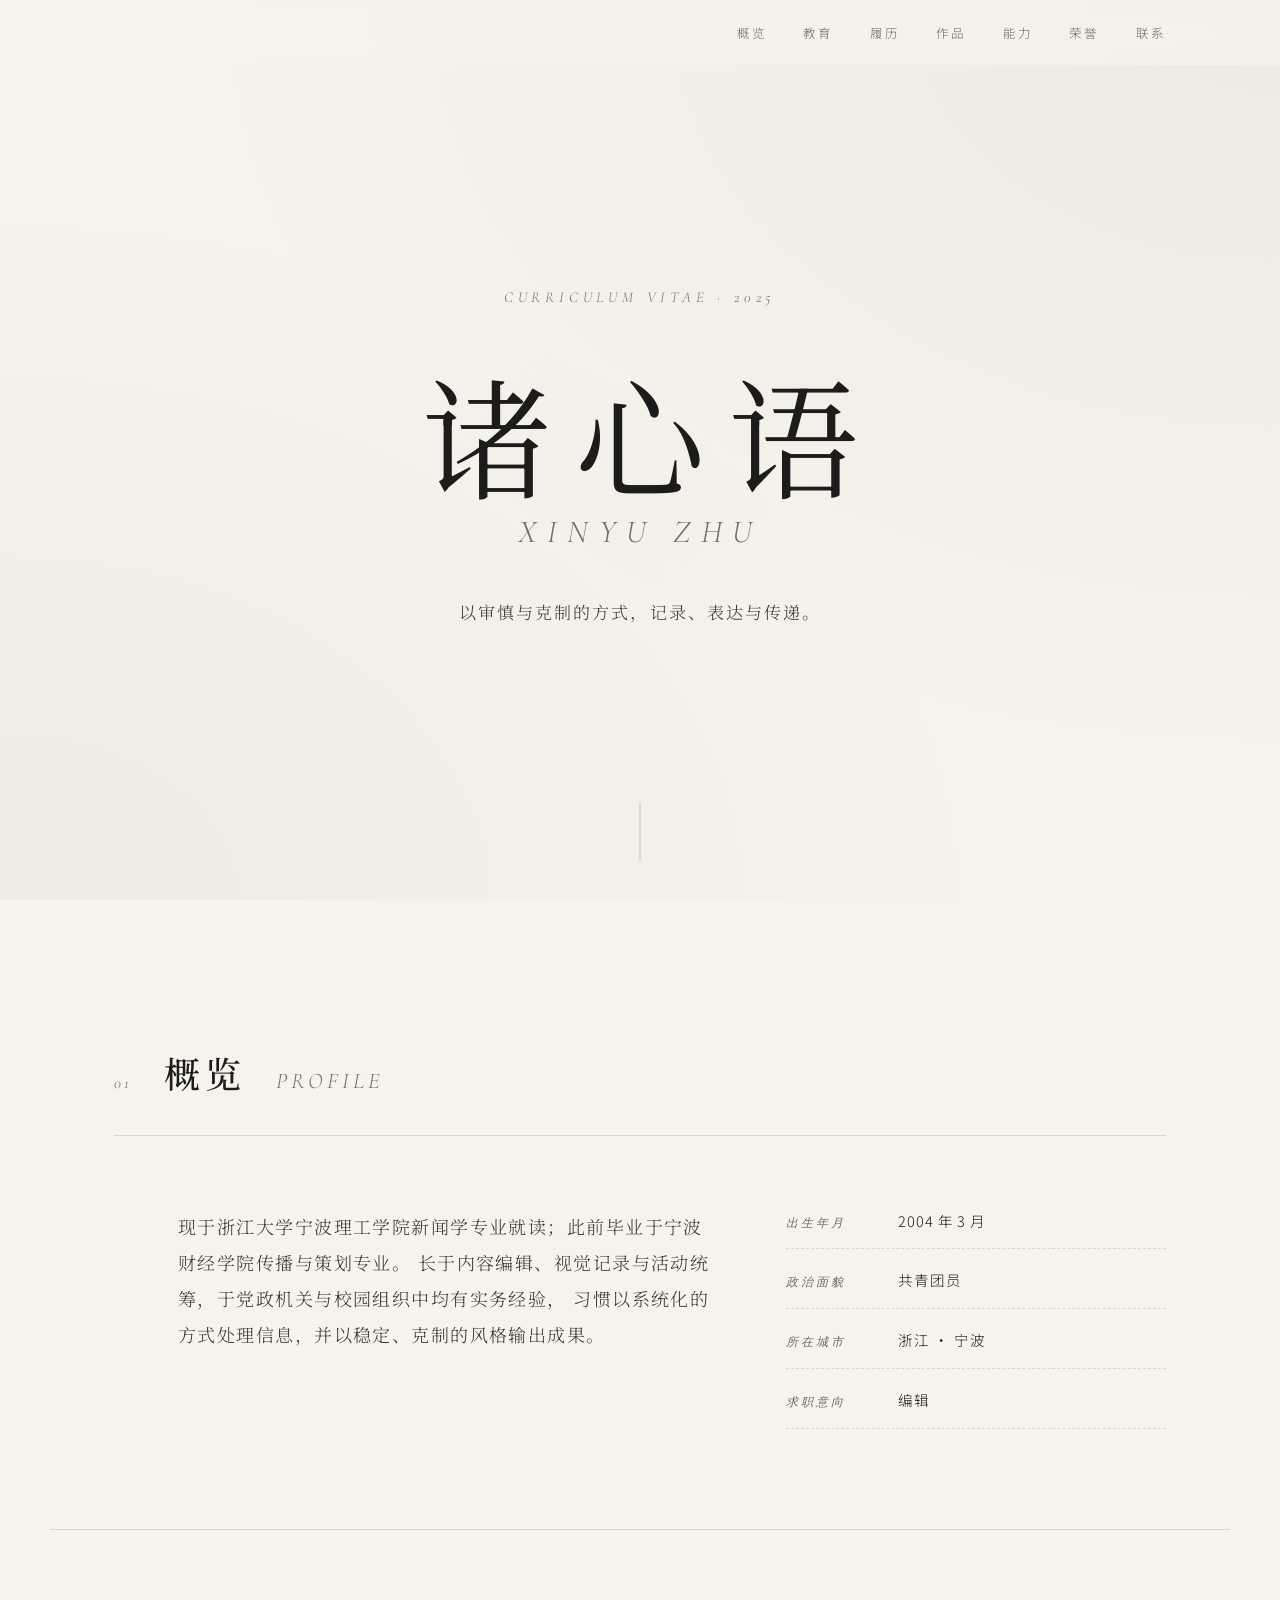
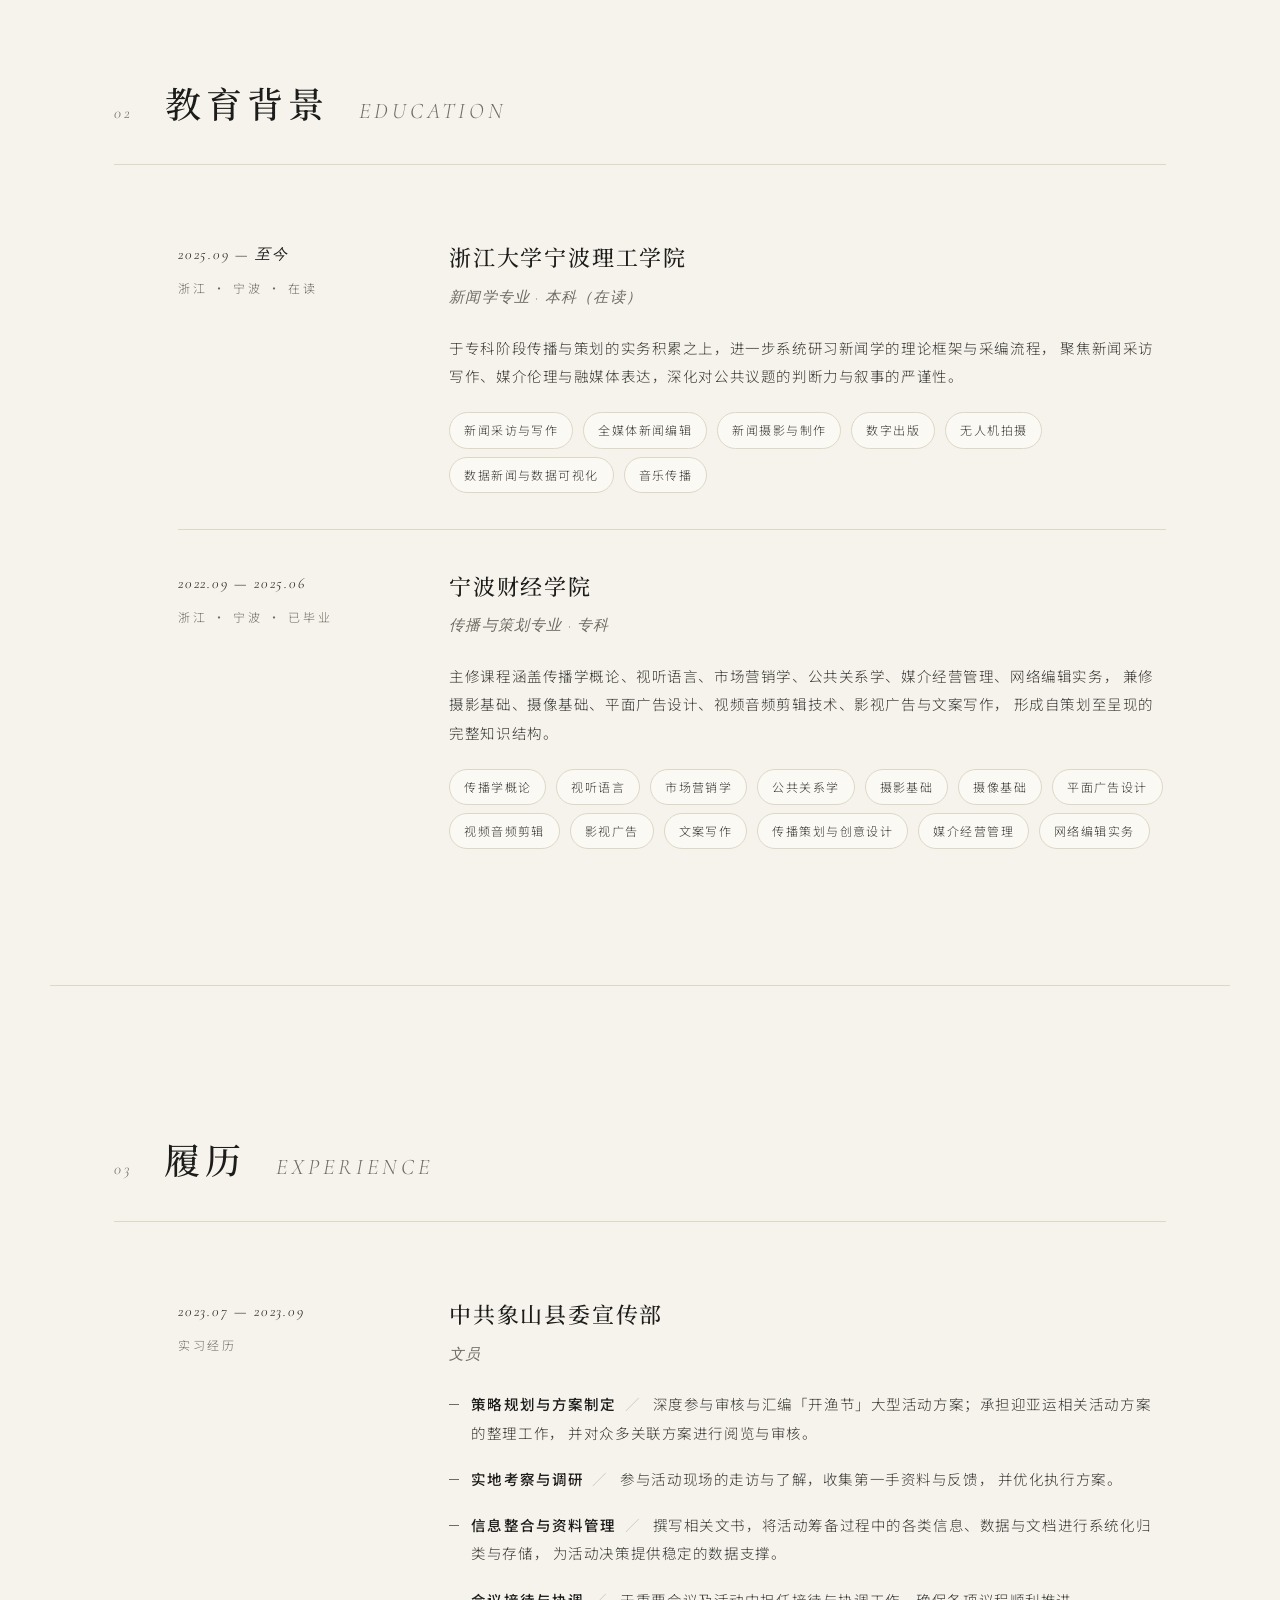
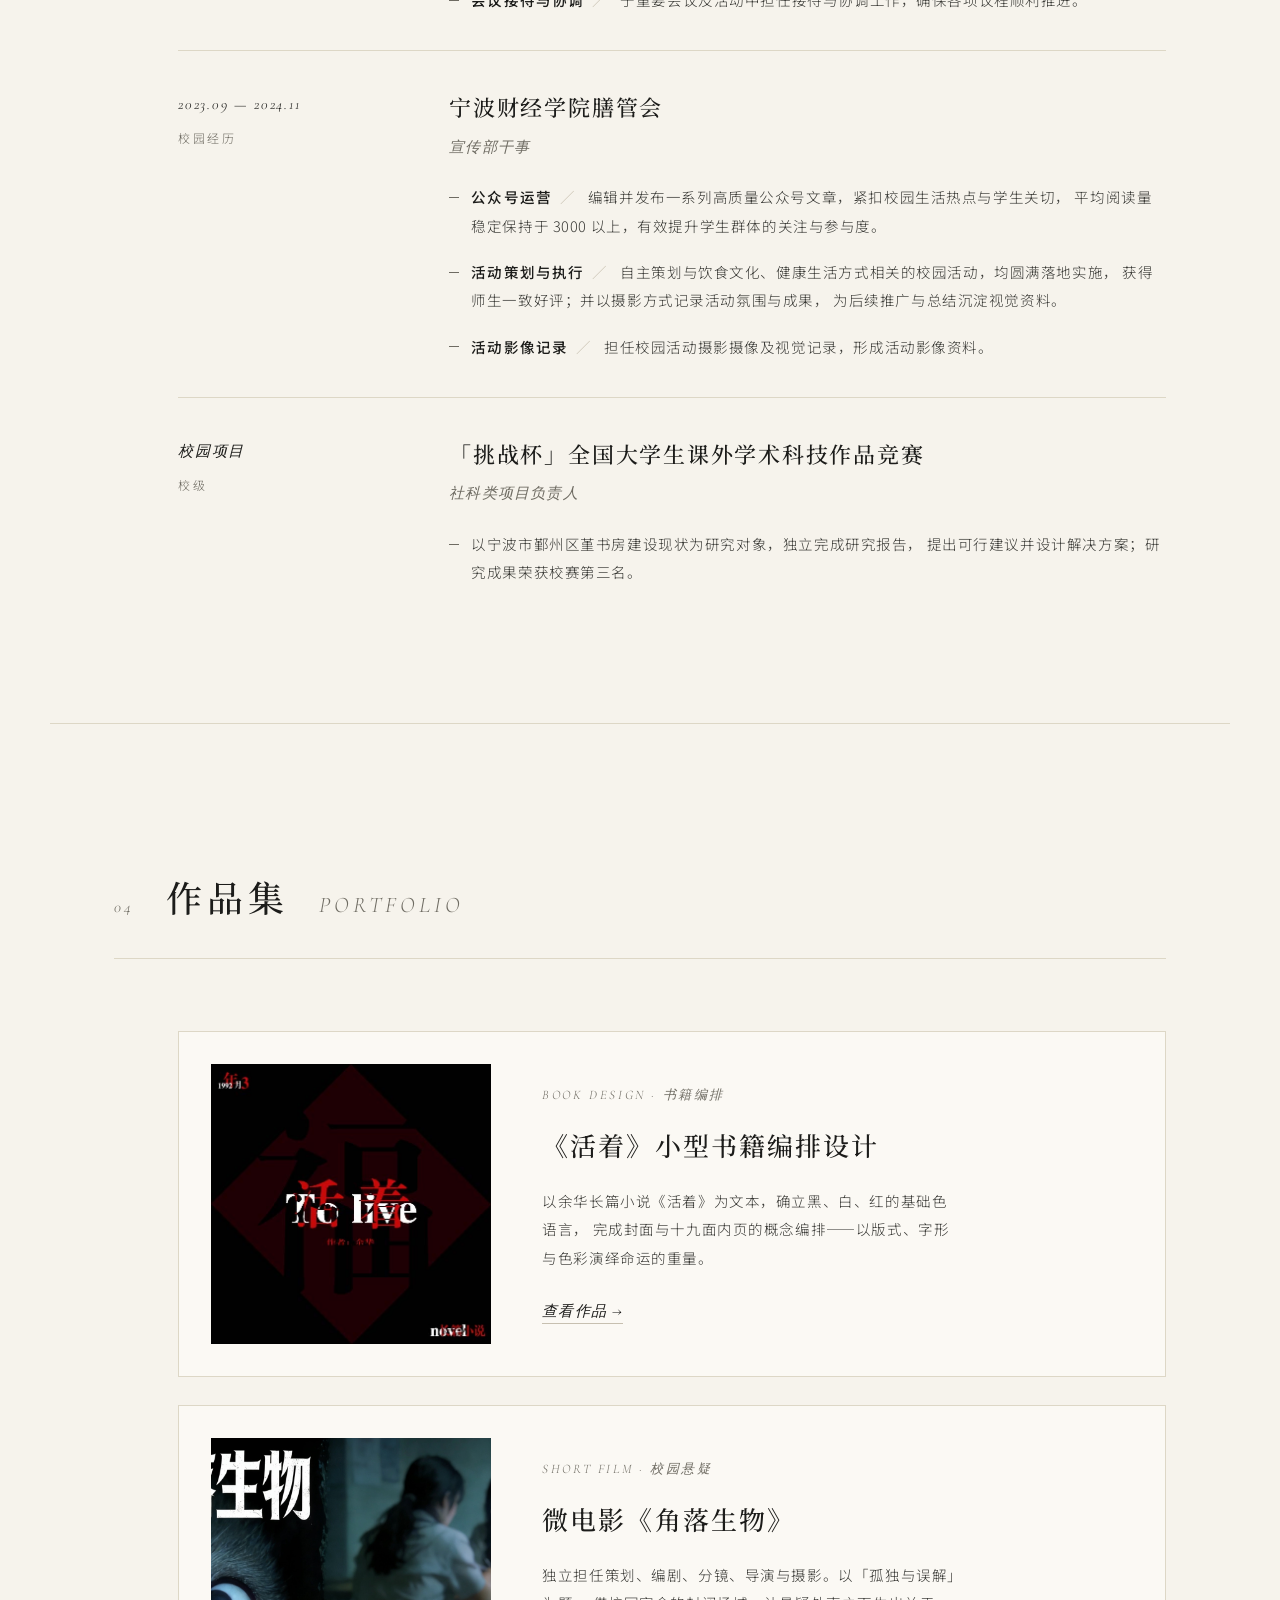
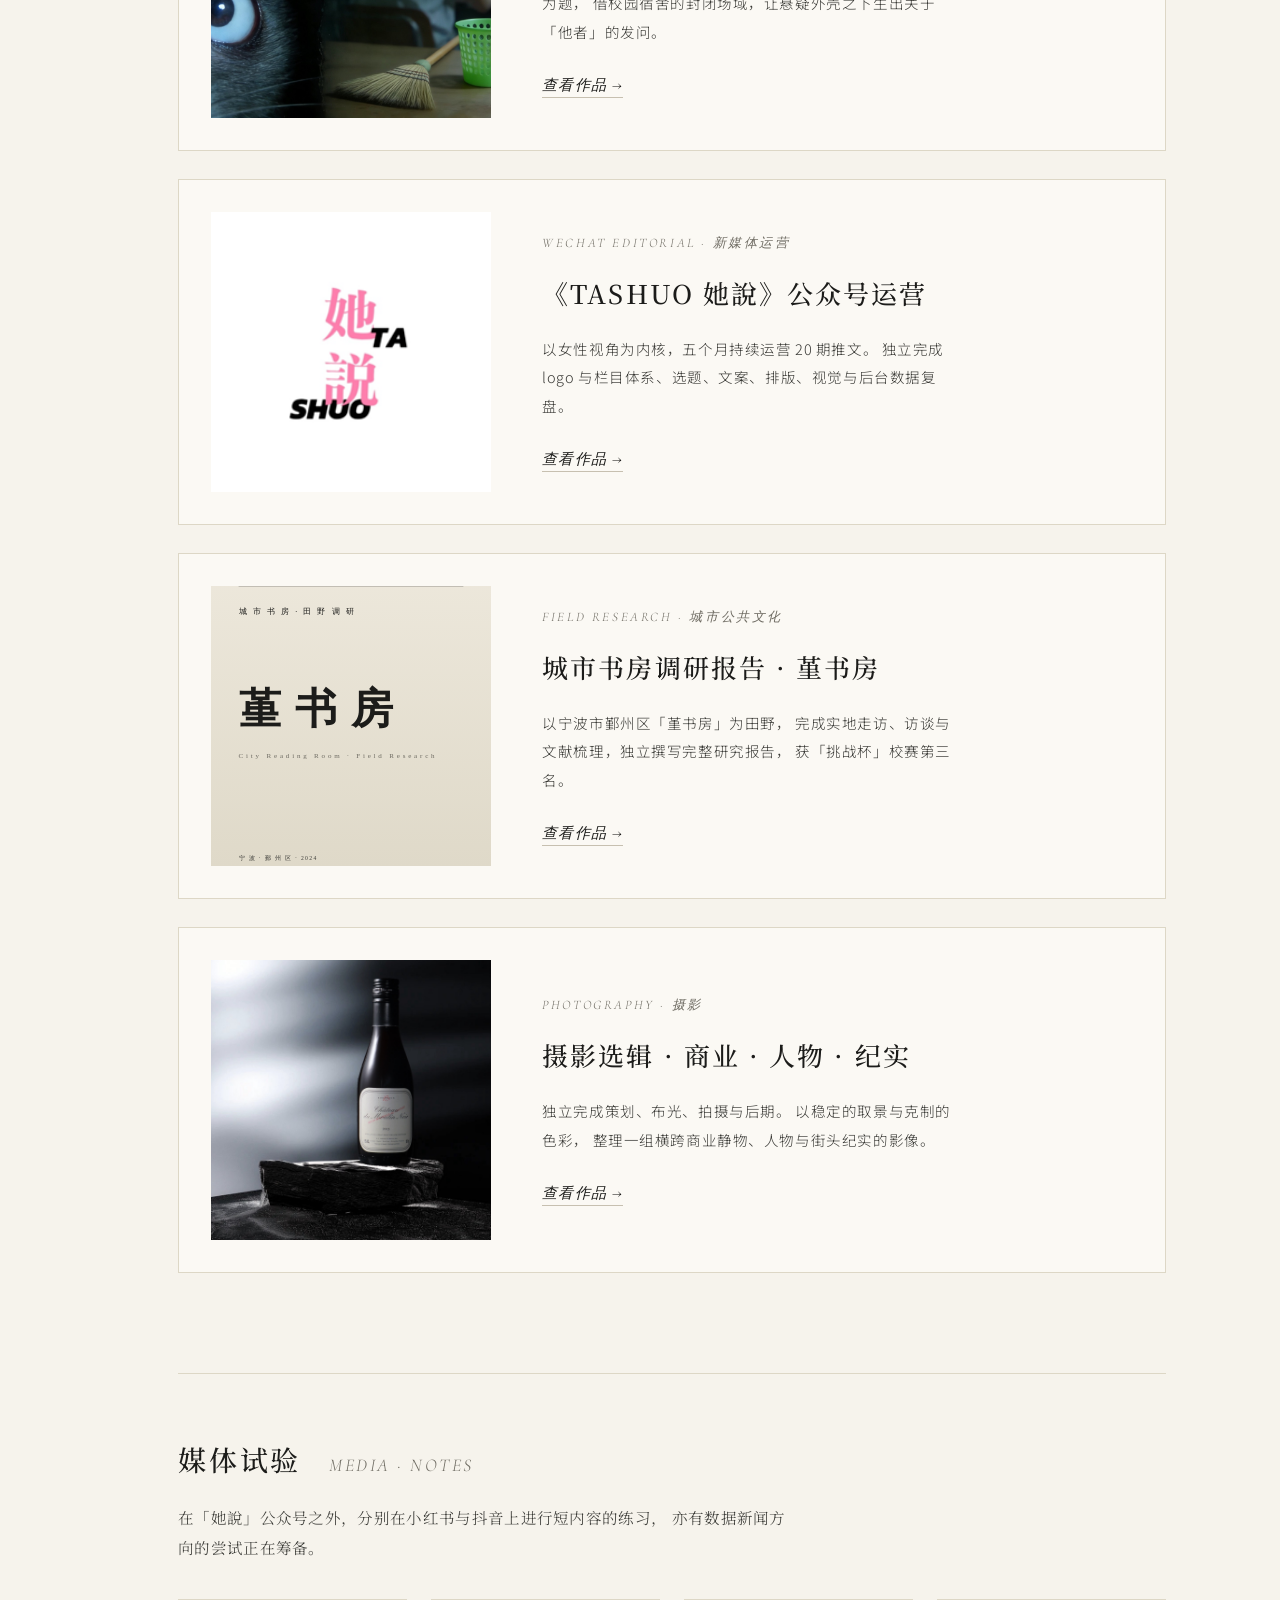
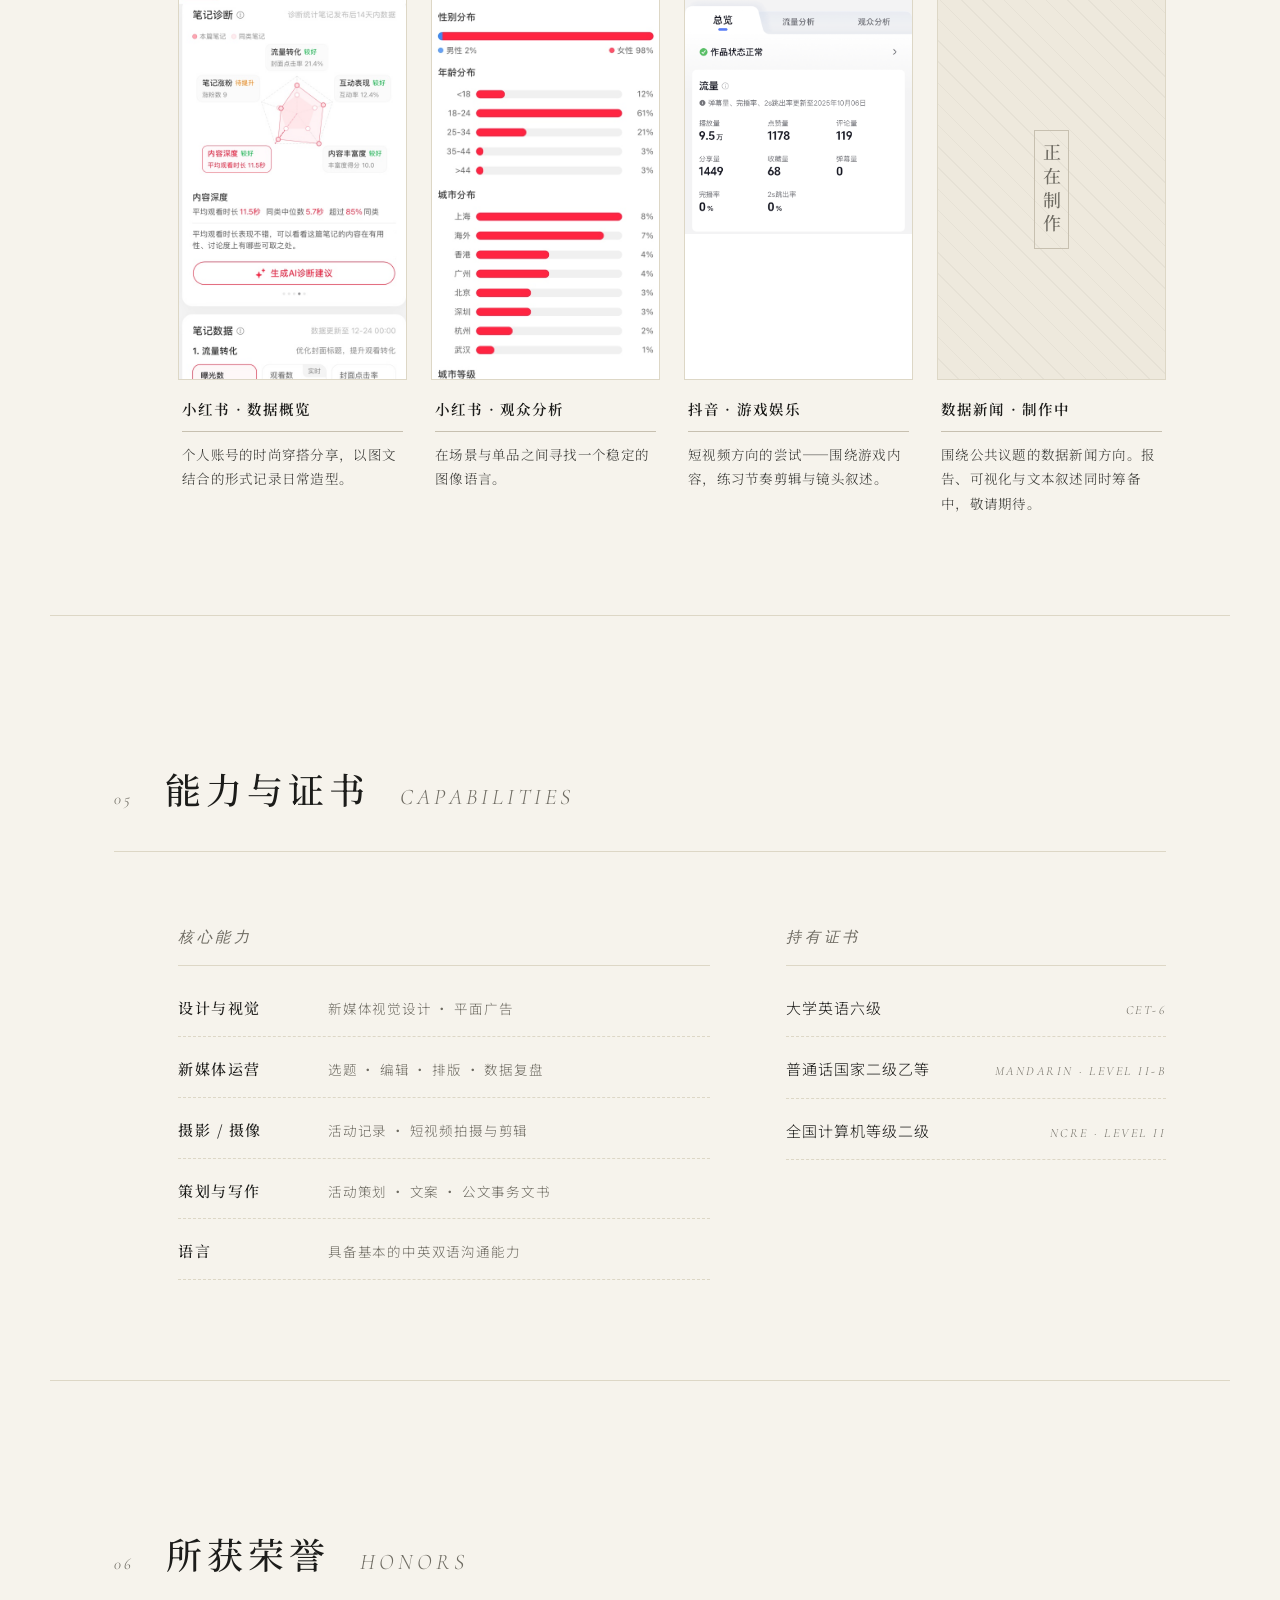
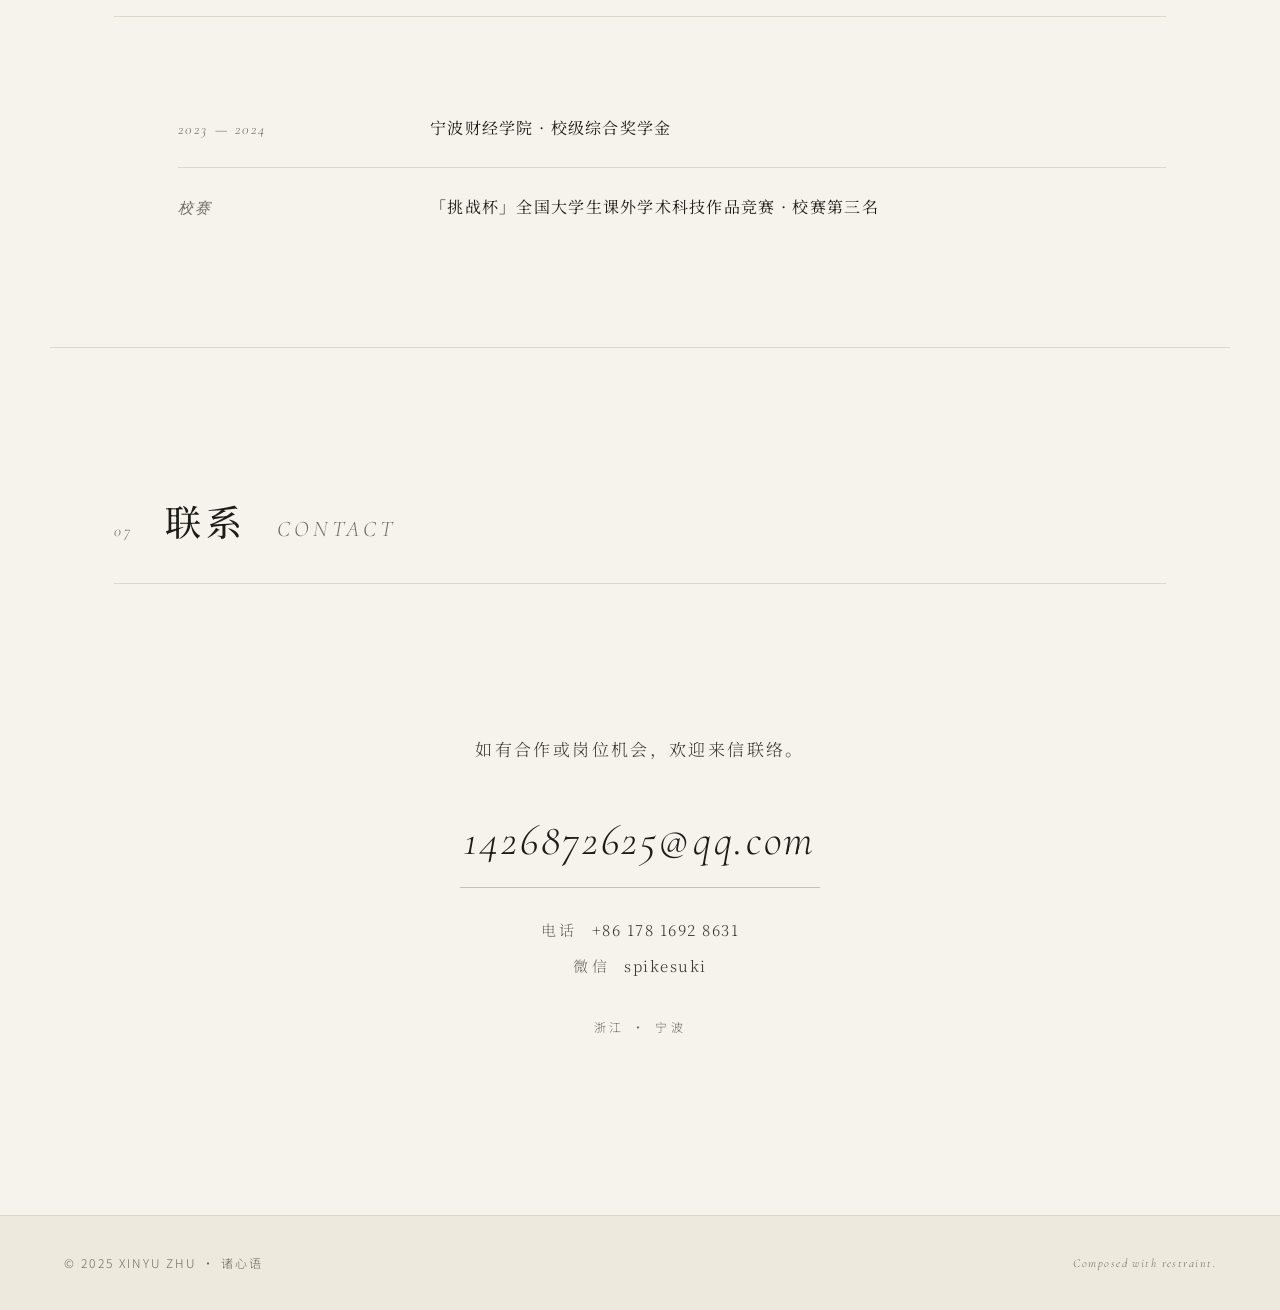
<file: index.html>
<!DOCTYPE html>
<html lang="zh-CN">
<head>
    <meta charset="UTF-8">
    <meta name="viewport" content="width=device-width, initial-scale=1.0">
    <title>诸心语 · XinYu Zhu</title>
    <meta name="description" content="诸心语 — 编辑 / 新媒体运营 / 设计 个人简历">
    <link rel="preconnect" href="https://fonts.googleapis.com">
    <link rel="preconnect" href="https://fonts.gstatic.com" crossorigin>
    <link href="https://fonts.googleapis.com/css2?family=Cormorant+Garamond:ital,wght@0,300;0,400;0,500;1,300;1,400&family=Noto+Serif+SC:wght@300;400;500;600&family=Noto+Sans+SC:wght@300;400;500&display=swap" rel="stylesheet">
    <link rel="stylesheet" href="styles.css">
</head>
<body>

    <nav class="nav">
        <div class="nav-inner">
            <a href="#top" class="nav-mark" aria-label="返回顶部"></a>
            <ul class="nav-links">
                <li><a href="#profile">概览</a></li>
                <li><a href="#education">教育</a></li>
                <li><a href="#experience">履历</a></li>
                <li><a href="#portfolio">作品</a></li>
                <li><a href="#capabilities">能力</a></li>
                <li><a href="#honors">荣誉</a></li>
                <li><a href="#contact">联系</a></li>
            </ul>
        </div>
    </nav>

    <header id="top" class="hero">
        <div class="hero-inner">
            <p class="hero-eyebrow">Curriculum Vitae · 2025</p>
            <h1 class="hero-name">
                <span class="hero-name-zh">诸心语</span>
                <span class="hero-name-en">XinYu&nbsp;Zhu</span>
            </h1>
            <p class="hero-tagline">以审慎与克制的方式，记录、表达与传递。</p>
        </div>
        <div class="hero-scroll" aria-hidden="true">
            <span></span>
        </div>
    </header>

    <main>

        <section id="profile" class="section">
            <div class="section-head">
                <span class="section-num">01</span>
                <h2 class="section-title">概览 <em>Profile</em></h2>
            </div>
            <div class="section-body two-col">
                <div class="col-left">
                    <p class="lead">
                        现于浙江大学宁波理工学院新闻学专业就读；此前毕业于宁波财经学院传播与策划专业。
                        长于内容编辑、视觉记录与活动统筹，于党政机关与校园组织中均有实务经验，
                        习惯以系统化的方式处理信息，并以稳定、克制的风格输出成果。
                    </p>
                </div>
                <div class="col-right">
                    <dl class="meta-list">
                        <div><dt>出生年月</dt><dd>2004 年 3 月</dd></div>
                        <div><dt>政治面貌</dt><dd>共青团员</dd></div>
                        <div><dt>所在城市</dt><dd>浙江 · 宁波</dd></div>
                        <div><dt>求职意向</dt><dd>编辑</dd></div>
                    </dl>
                </div>
            </div>
        </section>

        <section id="education" class="section">
            <div class="section-head">
                <span class="section-num">02</span>
                <h2 class="section-title">教育背景 <em>Education</em></h2>
            </div>
            <div class="section-body">

                <article class="entry">
                    <div class="entry-meta">
                        <p class="entry-date">2025.09 — 至今</p>
                        <p class="entry-place">浙江 · 宁波 · 在读</p>
                    </div>
                    <div class="entry-body">
                        <h3 class="entry-title">浙江大学宁波理工学院</h3>
                        <p class="entry-sub">新闻学专业 · 本科（在读）</p>
                        <p class="entry-desc">
                            于专科阶段传播与策划的实务积累之上，进一步系统研习新闻学的理论框架与采编流程，
                            聚焦新闻采访写作、媒介伦理与融媒体表达，深化对公共议题的判断力与叙事的严谨性。
                        </p>
                        <ul class="tag-list" aria-label="主修课程">
                            <li>新闻采访与写作</li>
                            <li>全媒体新闻编辑</li>
                            <li>新闻摄影与制作</li>
                            <li>数字出版</li>
                            <li>无人机拍摄</li>
                            <li>数据新闻与数据可视化</li>
                            <li>音乐传播</li>
                        </ul>
                    </div>
                </article>

                <article class="entry">
                    <div class="entry-meta">
                        <p class="entry-date">2022.09 — 2025.06</p>
                        <p class="entry-place">浙江 · 宁波 · 已毕业</p>
                    </div>
                    <div class="entry-body">
                        <h3 class="entry-title">宁波财经学院</h3>
                        <p class="entry-sub">传播与策划专业 · 专科</p>
                        <p class="entry-desc">
                            主修课程涵盖传播学概论、视听语言、市场营销学、公共关系学、媒介经营管理、网络编辑实务，
                            兼修摄影基础、摄像基础、平面广告设计、视频音频剪辑技术、影视广告与文案写作，
                            形成自策划至呈现的完整知识结构。
                        </p>
                        <ul class="tag-list" aria-label="主修课程">
                            <li>传播学概论</li>
                            <li>视听语言</li>
                            <li>市场营销学</li>
                            <li>公共关系学</li>
                            <li>摄影基础</li>
                            <li>摄像基础</li>
                            <li>平面广告设计</li>
                            <li>视频音频剪辑</li>
                            <li>影视广告</li>
                            <li>文案写作</li>
                            <li>传播策划与创意设计</li>
                            <li>媒介经营管理</li>
                            <li>网络编辑实务</li>
                        </ul>
                    </div>
                </article>

            </div>
        </section>

        <section id="experience" class="section">
            <div class="section-head">
                <span class="section-num">03</span>
                <h2 class="section-title">履历 <em>Experience</em></h2>
            </div>

            <div class="section-body">

                <article class="entry">
                    <div class="entry-meta">
                        <p class="entry-date">2023.07 — 2023.09</p>
                        <p class="entry-place">实习经历</p>
                    </div>
                    <div class="entry-body">
                        <h3 class="entry-title">中共象山县委宣传部</h3>
                        <p class="entry-sub">文员</p>
                        <ul class="duty-list">
                            <li>
                                <span class="duty-key">策略规划与方案制定</span>
                                深度参与审核与汇编「开渔节」大型活动方案；承担迎亚运相关活动方案的整理工作，
                                并对众多关联方案进行阅览与审核。
                            </li>
                            <li>
                                <span class="duty-key">实地考察与调研</span>
                                参与活动现场的走访与了解，收集第一手资料与反馈，
                                并优化执行方案。
                            </li>
                            <li>
                                <span class="duty-key">信息整合与资料管理</span>
                                撰写相关文书，将活动筹备过程中的各类信息、数据与文档进行系统化归类与存储，
                                为活动决策提供稳定的数据支撑。
                            </li>
                            <li>
                                <span class="duty-key">会议接待与协调</span>
                                于重要会议及活动中担任接待与协调工作，确保各项议程顺利推进。
                            </li>
                        </ul>
                    </div>
                </article>

                <article class="entry">
                    <div class="entry-meta">
                        <p class="entry-date">2023.09 — 2024.11</p>
                        <p class="entry-place">校园经历</p>
                    </div>
                    <div class="entry-body">
                        <h3 class="entry-title">宁波财经学院膳管会</h3>
                        <p class="entry-sub">宣传部干事</p>
                        <ul class="duty-list">
                            <li>
                                <span class="duty-key">公众号运营</span>
                                编辑并发布一系列高质量公众号文章，紧扣校园生活热点与学生关切，
                                平均阅读量稳定保持于 3000 以上，有效提升学生群体的关注与参与度。
                            </li>
                            <li>
                                <span class="duty-key">活动策划与执行</span>
                                自主策划与饮食文化、健康生活方式相关的校园活动，均圆满落地实施，
                                获得师生一致好评；并以摄影方式记录活动氛围与成果，
                                为后续推广与总结沉淀视觉资料。
                            </li>
                            <li>
                                <span class="duty-key">活动影像记录</span>
                                担任校园活动摄影摄像及视觉记录，形成活动影像资料。
                            </li>
                        </ul>
                    </div>
                </article>

                <article class="entry">
                    <div class="entry-meta">
                        <p class="entry-date">校园项目</p>
                        <p class="entry-place">校级</p>
                    </div>
                    <div class="entry-body">
                        <h3 class="entry-title">「挑战杯」全国大学生课外学术科技作品竞赛</h3>
                        <p class="entry-sub">社科类项目负责人</p>
                        <ul class="duty-list">
                            <li>
                                以宁波市鄞州区堇书房建设现状为研究对象，独立完成研究报告，
                                提出可行建议并设计解决方案；研究成果荣获校赛第三名。
                            </li>
                        </ul>
                    </div>
                </article>

            </div>
        </section>

        <section id="portfolio" class="section">
            <div class="section-head">
                <span class="section-num">04</span>
                <h2 class="section-title">作品集 <em>Portfolio</em></h2>
            </div>
            <div class="section-body">

                <div class="works-grid">

                    <a class="work-card" href="work-living.html">
                        <div class="work-card-img">
                            <img src="assets/works/living/cover.jpg" alt="《活着》书籍编排设计封面" loading="lazy">
                        </div>
                        <div class="work-card-text">
                            <p class="work-card-eyebrow">Book Design · 书籍编排</p>
                            <h3 class="work-card-title">《活着》小型书籍编排设计</h3>
                            <p class="work-card-desc">
                                以余华长篇小说《活着》为文本，确立黑、白、红的基础色语言，
                                完成封面与十九面内页的概念编排——以版式、字形与色彩演绎命运的重量。
                            </p>
                            <span class="work-card-cta">查看作品 →</span>
                        </div>
                    </a>

                    <a class="work-card" href="work-film.html">
                        <div class="work-card-img">
                            <img src="assets/works/film/poster.jpg" alt="微电影《角落生物》海报" loading="lazy">
                        </div>
                        <div class="work-card-text">
                            <p class="work-card-eyebrow">Short Film · 校园悬疑</p>
                            <h3 class="work-card-title">微电影《角落生物》</h3>
                            <p class="work-card-desc">
                                独立担任策划、编剧、分镜、导演与摄影。以「孤独与误解」为题，
                                借校园宿舍的封闭场域，让悬疑外壳之下生出关于「他者」的发问。
                            </p>
                            <span class="work-card-cta">查看作品 →</span>
                        </div>
                    </a>

                    <a class="work-card" href="work-wechat.html">
                        <div class="work-card-img">
                            <img src="assets/works/wechat/logo.png" alt="《TASHUO 她說》公众号 Logo" loading="lazy">
                        </div>
                        <div class="work-card-text">
                            <p class="work-card-eyebrow">WeChat Editorial · 新媒体运营</p>
                            <h3 class="work-card-title">《TASHUO 她說》公众号运营</h3>
                            <p class="work-card-desc">
                                以女性视角为内核，五个月持续运营 20 期推文。
                                独立完成 logo 与栏目体系、选题、文案、排版、视觉与后台数据复盘。
                            </p>
                            <span class="work-card-cta">查看作品 →</span>
                        </div>
                    </a>

                    <a class="work-card" href="work-research.html">
                        <div class="work-card-img">
                            <img src="assets/works/research/cover.svg" alt="《堇书房》调研报告封面" loading="lazy">
                        </div>
                        <div class="work-card-text">
                            <p class="work-card-eyebrow">Field Research · 城市公共文化</p>
                            <h3 class="work-card-title">城市书房调研报告 · 堇书房</h3>
                            <p class="work-card-desc">
                                以宁波市鄞州区「堇书房」为田野，
                                完成实地走访、访谈与文献梳理，独立撰写完整研究报告，
                                获「挑战杯」校赛第三名。
                            </p>
                            <span class="work-card-cta">查看作品 →</span>
                        </div>
                    </a>

                    <a class="work-card" href="work-photography.html">
                        <div class="work-card-img">
                            <img src="assets/works/photography/wine.jpg" alt="摄影选辑" loading="lazy">
                        </div>
                        <div class="work-card-text">
                            <p class="work-card-eyebrow">Photography · 摄影</p>
                            <h3 class="work-card-title">摄影选辑 · 商业 · 人物 · 纪实</h3>
                            <p class="work-card-desc">
                                独立完成策划、布光、拍摄与后期。
                                以稳定的取景与克制的色彩，
                                整理一组横跨商业静物、人物与街头纪实的影像。
                            </p>
                            <span class="work-card-cta">查看作品 →</span>
                        </div>
                    </a>

                </div>

                <div class="mini-works">
                    <h3 class="mini-works-title">媒体试验 <em>Media · Notes</em></h3>
                    <p class="mini-works-desc">
                        在「她說」公众号之外，分别在小红书与抖音上进行短内容的练习，
                        亦有数据新闻方向的尝试正在筹备。
                    </p>

                    <div class="mini-grid">
                        <figure class="mini">
                            <div class="mini-img"><img src="assets/works/social/xhs1.jpg" alt="小红书 数据概览" loading="lazy"></div>
                            <figcaption>
                                <span>小红书 · 数据概览</span>
                                <p>个人账号的时尚穿搭分享，以图文结合的形式记录日常造型。</p>
                            </figcaption>
                        </figure>
                        <figure class="mini">
                            <div class="mini-img"><img src="assets/works/social/xhs2.jpg" alt="小红书 观众分析" loading="lazy"></div>
                            <figcaption>
                                <span>小红书 · 观众分析</span>
                                <p>在场景与单品之间寻找一个稳定的图像语言。</p>
                            </figcaption>
                        </figure>
                        <figure class="mini">
                            <div class="mini-img mini-img--contain"><img src="assets/works/social/douyin.jpg" alt="抖音 游戏娱乐" loading="lazy"></div>
                            <figcaption>
                                <span>抖音 · 游戏娱乐</span>
                                <p>短视频方向的尝试——围绕游戏内容，练习节奏剪辑与镜头叙述。</p>
                            </figcaption>
                        </figure>
                        <figure class="mini mini--placeholder">
                            <div class="mini-img mini-img--placeholder">
                                <span>正在制作</span>
                            </div>
                            <figcaption>
                                <span>数据新闻 · 制作中</span>
                                <p>围绕公共议题的数据新闻方向。报告、可视化与文本叙述同时筹备中，敬请期待。</p>
                            </figcaption>
                        </figure>
                    </div>
                </div>

            </div>
        </section>

        <section id="capabilities" class="section">
            <div class="section-head">
                <span class="section-num">05</span>
                <h2 class="section-title">能力与证书 <em>Capabilities</em></h2>
            </div>
            <div class="section-body two-col">
                <div class="col-left">
                    <h4 class="sub-title">核心能力</h4>
                    <ul class="cap-list">
                        <li><span>设计与视觉</span><i>新媒体视觉设计 · 平面广告</i></li>
                        <li><span>新媒体运营</span><i>选题 · 编辑 · 排版 · 数据复盘</i></li>
                        <li><span>摄影 / 摄像</span><i>活动记录 · 短视频拍摄与剪辑</i></li>
                        <li><span>策划与写作</span><i>活动策划 · 文案 · 公文事务文书</i></li>
                        <li><span>语言</span><i>具备基本的中英双语沟通能力</i></li>
                    </ul>
                </div>
                <div class="col-right">
                    <h4 class="sub-title">持有证书</h4>
                    <ul class="cert-list">
                        <li>大学英语六级 <span>CET-6</span></li>
                        <li>普通话国家二级乙等 <span>Mandarin · Level II-B</span></li>
                        <li>全国计算机等级二级 <span>NCRE · Level II</span></li>
                    </ul>
                </div>
            </div>
        </section>

        <section id="honors" class="section">
            <div class="section-head">
                <span class="section-num">06</span>
                <h2 class="section-title">所获荣誉 <em>Honors</em></h2>
            </div>
            <div class="section-body">
                <ul class="honor-list">
                    <li>
                        <span class="honor-year">2023 — 2024</span>
                        <span class="honor-name">宁波财经学院 · 校级综合奖学金</span>
                    </li>
                    <li>
                        <span class="honor-year">校赛</span>
                        <span class="honor-name">「挑战杯」全国大学生课外学术科技作品竞赛 · 校赛第三名</span>
                    </li>
                </ul>
            </div>
        </section>

        <section id="contact" class="section section-contact">
            <div class="section-head">
                <span class="section-num">07</span>
                <h2 class="section-title">联系 <em>Contact</em></h2>
            </div>
            <div class="section-body contact-body">
                <p class="contact-lead">如有合作或岗位机会，欢迎来信联络。</p>
                <a class="contact-mail" href="mailto:1426872625@qq.com">1426872625@qq.com</a>
                <ul class="contact-extra">
                    <li><span>电话</span><a href="tel:+8617816928631">+86 178 1692 8631</a></li>
                    <li><span>微信</span>spikesuki</li>
                </ul>
                <p class="contact-loc">浙江 · 宁波</p>
            </div>
        </section>

    </main>

    <footer class="footer">
        <div class="footer-inner">
            <p>© 2025 XinYu Zhu · 诸心语</p>
            <p class="footer-sign">Composed with restraint.</p>
        </div>
    </footer>

    <script src="script.js"></script>
</body>
</html>
</file>
<file: styles.css>
/* ============================================================
   诸心语 · Personal CV
   Editorial · Restrained · Sophisticated Minimalism
   ============================================================ */

:root {
    --bg: #F6F3EC;
    --bg-soft: #EEE9DD;
    --paper: #FBF9F4;
    --ink: #1C1C1A;
    --ink-soft: #3A3A36;
    --ink-mute: #6E6B62;
    --line: #C7C0B0;
    --line-soft: #DDD7C6;
    --accent: #5C5847;
    --accent-deep: #2E2C25;

    --serif-cn: "Noto Serif SC", "Songti SC", "STSong", "宋体", serif;
    --serif-en: "Cormorant Garamond", "Times New Roman", Georgia, serif;
    --sans-cn: "Noto Sans SC", "PingFang SC", "Helvetica Neue", system-ui, sans-serif;

    --max: 1180px;
    --pad-x: clamp(24px, 5vw, 80px);
}

* { box-sizing: border-box; }

html { scroll-behavior: smooth; }

body {
    margin: 0;
    background: var(--bg);
    color: var(--ink);
    font-family: var(--sans-cn);
    font-weight: 300;
    font-size: 15px;
    line-height: 1.85;
    letter-spacing: 0.02em;
    -webkit-font-smoothing: antialiased;
    -moz-osx-font-smoothing: grayscale;
}

a {
    color: inherit;
    text-decoration: none;
    transition: color .25s ease, opacity .25s ease;
}

ul { margin: 0; padding: 0; list-style: none; }

::selection { background: var(--ink); color: var(--bg); }

/* ============================================================
   NAVIGATION
   ============================================================ */

.nav {
    position: fixed;
    top: 0;
    left: 0;
    right: 0;
    z-index: 50;
    backdrop-filter: blur(14px);
    -webkit-backdrop-filter: blur(14px);
    background: rgba(246, 243, 236, 0.72);
    border-bottom: 1px solid transparent;
    transition: border-color .3s ease, background .3s ease;
}

.nav.scrolled {
    border-bottom-color: var(--line-soft);
}

.nav-inner {
    max-width: var(--max);
    margin: 0 auto;
    padding: 18px var(--pad-x);
    display: flex;
    align-items: center;
    justify-content: space-between;
}

.nav-mark {
    font-family: var(--serif-en);
    font-size: 20px;
    font-style: italic;
    letter-spacing: 0.08em;
    color: var(--ink);
}

.nav-links {
    display: flex;
    gap: clamp(18px, 3vw, 36px);
}

.nav-links a {
    font-size: 12.5px;
    letter-spacing: 0.18em;
    color: var(--ink-mute);
    text-transform: uppercase;
    position: relative;
}

.nav-links a::after {
    content: "";
    position: absolute;
    left: 0; bottom: -6px;
    height: 1px;
    width: 0;
    background: var(--ink);
    transition: width .3s ease;
}

.nav-links a:hover { color: var(--ink); }
.nav-links a:hover::after { width: 100%; }

@media (max-width: 720px) {
    .nav-links { display: none; }
}

/* ============================================================
   HERO
   ============================================================ */

.hero {
    min-height: 100vh;
    display: flex;
    align-items: center;
    justify-content: center;
    padding: 120px var(--pad-x) 80px;
    position: relative;
    background:
        radial-gradient(ellipse at top right, rgba(92,88,71,0.06), transparent 60%),
        radial-gradient(ellipse at bottom left, rgba(92,88,71,0.05), transparent 55%),
        var(--bg);
}

.hero-inner {
    max-width: var(--max);
    width: 100%;
    text-align: center;
}

.hero-eyebrow {
    font-family: var(--serif-en);
    font-style: italic;
    font-size: 15px;
    letter-spacing: 0.32em;
    color: var(--ink-mute);
    margin: 0 0 56px;
    text-transform: uppercase;
}

.hero-name {
    font-family: var(--serif-cn);
    font-weight: 400;
    margin: 0;
    line-height: 1;
    display: flex;
    flex-direction: column;
    align-items: center;
    gap: 18px;
}

.hero-name-zh {
    font-size: clamp(56px, 11vw, 130px);
    letter-spacing: 0.18em;
    padding-left: 0.18em;
    color: var(--ink);
}

.hero-name-en {
    font-family: var(--serif-en);
    font-style: italic;
    font-weight: 300;
    font-size: clamp(22px, 3vw, 32px);
    letter-spacing: 0.32em;
    color: var(--ink-mute);
    text-transform: uppercase;
}

.hero-tagline {
    margin: 48px auto 28px;
    max-width: 520px;
    font-family: var(--serif-cn);
    font-size: 17px;
    font-weight: 300;
    letter-spacing: 0.12em;
    color: var(--ink-soft);
    line-height: 1.9;
}

.hero-meta {
    font-size: 13px;
    letter-spacing: 0.22em;
    color: var(--ink-mute);
    text-transform: uppercase;
}

.hero-meta .dot {
    margin: 0 12px;
    color: var(--line);
}

.hero-scroll {
    position: absolute;
    bottom: 40px;
    left: 50%;
    transform: translateX(-50%);
    width: 1px;
    height: 56px;
    background: var(--line);
    overflow: hidden;
}

.hero-scroll span {
    display: block;
    width: 1px;
    height: 100%;
    background: var(--ink);
    transform: translateY(-100%);
    animation: scrollDrip 2.4s ease-in-out infinite;
}

@keyframes scrollDrip {
    0%   { transform: translateY(-100%); }
    50%  { transform: translateY(0%); }
    100% { transform: translateY(100%); }
}

/* ============================================================
   SECTIONS
   ============================================================ */

.section {
    max-width: var(--max);
    margin: 0 auto;
    padding: clamp(80px, 12vw, 140px) var(--pad-x) clamp(60px, 8vw, 100px);
    border-top: 1px solid var(--line-soft);
}

.section:first-of-type { border-top: none; }

.section-head {
    display: flex;
    align-items: baseline;
    gap: 32px;
    margin-bottom: clamp(40px, 6vw, 72px);
    padding-bottom: 28px;
    border-bottom: 1px solid var(--line-soft);
}

.section-num {
    font-family: var(--serif-en);
    font-style: italic;
    font-size: 16px;
    color: var(--ink-mute);
    letter-spacing: 0.18em;
}

.section-title {
    font-family: var(--serif-cn);
    font-weight: 500;
    font-size: clamp(26px, 3.4vw, 36px);
    letter-spacing: 0.14em;
    margin: 0;
    color: var(--ink);
}

.section-title em {
    font-family: var(--serif-en);
    font-style: italic;
    font-weight: 300;
    font-size: 0.62em;
    color: var(--ink-mute);
    margin-left: 16px;
    letter-spacing: 0.18em;
    text-transform: uppercase;
}

.section-body {
    padding-left: clamp(0px, 5vw, 64px);
}

.two-col {
    display: grid;
    grid-template-columns: 1.4fr 1fr;
    gap: clamp(40px, 6vw, 80px);
}

@media (max-width: 800px) {
    .two-col { grid-template-columns: 1fr; gap: 40px; }
    .section-body { padding-left: 0; }
}

/* ---------- Profile ---------- */

.lead {
    font-family: var(--serif-cn);
    font-size: 18px;
    font-weight: 300;
    line-height: 2;
    letter-spacing: 0.08em;
    color: var(--ink-soft);
    margin: 0;
    max-width: 56ch;
}

.meta-list {
    margin: 0;
    padding: 0;
    display: flex;
    flex-direction: column;
    gap: 18px;
}

.meta-list > div {
    display: grid;
    grid-template-columns: 92px 1fr;
    align-items: baseline;
    gap: 20px;
    padding-bottom: 14px;
    border-bottom: 1px dashed var(--line-soft);
}

.meta-list dt {
    font-size: 12px;
    letter-spacing: 0.24em;
    color: var(--ink-mute);
    text-transform: uppercase;
    font-family: var(--serif-en);
    font-style: italic;
}

.meta-list dd {
    margin: 0;
    font-size: 14.5px;
    color: var(--ink);
    letter-spacing: 0.06em;
}

/* ---------- Entry ---------- */

.entry {
    display: grid;
    grid-template-columns: 220px 1fr;
    gap: clamp(28px, 4vw, 56px);
    padding: 36px 0;
    border-top: 1px solid var(--line-soft);
}

.entry:first-child { border-top: none; padding-top: 0; }

@media (max-width: 720px) {
    .entry { grid-template-columns: 1fr; gap: 16px; }
}

.entry-meta {
    padding-top: 4px;
}

.entry-date {
    font-family: var(--serif-en);
    font-style: italic;
    font-size: 15px;
    letter-spacing: 0.12em;
    color: var(--ink);
    margin: 0 0 8px;
}

.entry-place {
    font-size: 12px;
    letter-spacing: 0.22em;
    color: var(--ink-mute);
    text-transform: uppercase;
    margin: 0;
}

.entry-body { min-width: 0; }

.entry-title {
    font-family: var(--serif-cn);
    font-weight: 500;
    font-size: 22px;
    letter-spacing: 0.08em;
    margin: 0 0 6px;
    color: var(--ink);
}

.entry-sub {
    font-family: var(--serif-en);
    font-style: italic;
    font-size: 15px;
    color: var(--ink-mute);
    letter-spacing: 0.08em;
    margin: 0 0 22px;
}

.entry-desc {
    font-size: 14.5px;
    line-height: 1.95;
    color: var(--ink-soft);
    margin: 0 0 22px;
    letter-spacing: 0.04em;
}

.duty-list {
    display: flex;
    flex-direction: column;
    gap: 18px;
}

.duty-list li {
    position: relative;
    padding-left: 22px;
    font-size: 14.5px;
    line-height: 1.95;
    color: var(--ink-soft);
    letter-spacing: 0.04em;
}

.duty-list li::before {
    content: "";
    position: absolute;
    left: 0; top: 0.95em;
    width: 10px; height: 1px;
    background: var(--ink-mute);
}

.duty-key {
    display: inline-block;
    font-weight: 500;
    color: var(--ink);
    margin-right: 8px;
    letter-spacing: 0.08em;
}

.duty-key::after {
    content: " ／ ";
    color: var(--line);
    font-weight: 300;
    margin-left: 4px;
}

/* ---------- Tags (courses) ---------- */

.tag-list {
    display: flex;
    flex-wrap: wrap;
    gap: 8px 10px;
    margin-top: 8px;
}

.tag-list li {
    font-size: 12px;
    letter-spacing: 0.12em;
    color: var(--ink-soft);
    padding: 6px 14px;
    border: 1px solid var(--line-soft);
    border-radius: 999px;
    background: var(--paper);
    transition: border-color .25s ease, color .25s ease;
}

.tag-list li:hover {
    border-color: var(--ink);
    color: var(--ink);
}

/* ---------- Capabilities ---------- */

.sub-title {
    font-family: var(--serif-en);
    font-style: italic;
    font-weight: 400;
    font-size: 15px;
    letter-spacing: 0.24em;
    color: var(--ink-mute);
    text-transform: uppercase;
    margin: 0 0 28px;
    padding-bottom: 14px;
    border-bottom: 1px solid var(--line-soft);
}

.cap-list,
.cert-list {
    display: flex;
    flex-direction: column;
    gap: 18px;
}

.cap-list li {
    display: grid;
    grid-template-columns: 130px 1fr;
    align-items: baseline;
    gap: 20px;
    padding-bottom: 14px;
    border-bottom: 1px dashed var(--line-soft);
}

.cap-list li span {
    font-family: var(--serif-cn);
    font-weight: 500;
    font-size: 15px;
    color: var(--ink);
    letter-spacing: 0.1em;
}

.cap-list li i {
    font-style: normal;
    font-size: 13.5px;
    color: var(--ink-mute);
    letter-spacing: 0.06em;
}

.cert-list li {
    display: flex;
    justify-content: space-between;
    align-items: baseline;
    padding-bottom: 14px;
    border-bottom: 1px dashed var(--line-soft);
    font-size: 15px;
    color: var(--ink);
    letter-spacing: 0.06em;
}

.cert-list li span {
    font-family: var(--serif-en);
    font-style: italic;
    font-size: 12.5px;
    letter-spacing: 0.2em;
    color: var(--ink-mute);
    text-transform: uppercase;
}

/* ---------- Portfolio grid ---------- */

.works-grid {
    display: flex;
    flex-direction: column;
    gap: clamp(20px, 2.4vw, 28px);
}

/* ---------- Portfolio card ---------- */

.work-card {
    display: grid;
    grid-template-columns: 280px 1fr;
    gap: clamp(28px, 4vw, 56px);
    align-items: center;
    padding: clamp(20px, 3vw, 32px);
    border: 1px solid var(--line-soft);
    background: var(--paper);
    transition: border-color .35s ease, transform .35s ease, box-shadow .35s ease;
}

.work-card:hover {
    border-color: var(--ink);
    transform: translateY(-3px);
    box-shadow: 0 24px 60px rgba(28,28,26,0.08);
}

.work-card-img {
    aspect-ratio: 1 / 1;
    overflow: hidden;
    background: var(--bg-soft);
}

.work-card-img img {
    display: block;
    width: 100%;
    height: 100%;
    object-fit: cover;
    transition: transform .9s cubic-bezier(0.2,0.7,0.2,1);
}

.work-card:hover .work-card-img img { transform: scale(1.04); }

.work-card-eyebrow {
    font-family: var(--serif-en);
    font-style: italic;
    font-size: 13px;
    letter-spacing: 0.2em;
    text-transform: uppercase;
    color: var(--ink-mute);
    margin: 0 0 14px;
}

.work-card-title {
    font-family: var(--serif-cn);
    font-weight: 500;
    font-size: clamp(20px, 2.6vw, 26px);
    letter-spacing: 0.08em;
    color: var(--ink);
    margin: 0 0 18px;
}

.work-card-desc {
    font-size: 14.5px;
    line-height: 1.95;
    letter-spacing: 0.04em;
    color: var(--ink-soft);
    margin: 0 0 24px;
    max-width: 52ch;
}

.work-card-cta {
    font-family: var(--serif-en);
    font-style: italic;
    font-size: 15px;
    letter-spacing: 0.08em;
    color: var(--ink);
    border-bottom: 1px solid var(--line);
    padding-bottom: 3px;
    transition: border-color .3s ease;
}

.work-card:hover .work-card-cta { border-bottom-color: var(--ink); }

@media (max-width: 720px) {
    .work-card { grid-template-columns: 1fr; }
    .work-card-img { max-width: 280px; }
}

/* ---------- Mini works (social / 数据新闻) ---------- */

.mini-works {
    margin-top: clamp(60px, 8vw, 100px);
    padding-top: clamp(40px, 5vw, 60px);
    border-top: 1px solid var(--line-soft);
}

.mini-works-title {
    font-family: var(--serif-cn);
    font-weight: 500;
    font-size: clamp(22px, 2.4vw, 28px);
    letter-spacing: 0.1em;
    color: var(--ink);
    margin: 0 0 16px;
}

.mini-works-title em {
    font-family: var(--serif-en);
    font-style: italic;
    font-weight: 300;
    font-size: 18px;
    letter-spacing: 0.14em;
    color: var(--ink-mute);
    text-transform: uppercase;
    margin-left: 18px;
}

.mini-works-desc {
    margin: 0 0 36px;
    font-family: var(--serif-cn);
    font-size: 15.5px;
    line-height: 1.95;
    letter-spacing: 0.02em;
    color: var(--ink-soft);
    max-width: 40em;
}

.mini-grid {
    display: grid;
    grid-template-columns: repeat(4, 1fr);
    gap: 24px;
}

@media (max-width: 900px) { .mini-grid { grid-template-columns: repeat(2, 1fr); } }
@media (max-width: 540px) { .mini-grid { grid-template-columns: 1fr; } }

.mini { margin: 0; }

.mini-img {
    aspect-ratio: 3 / 5;
    overflow: hidden;
    background: var(--bg-soft);
    border: 1px solid var(--line-soft);
}

.mini-img img {
    display: block;
    width: 100%;
    height: 100%;
    object-fit: cover;
    object-position: top;
    transition: object-position 5s linear;
}

.mini-img:hover img { object-position: bottom; }

/* 近正方形截图：完整显示，不裁切左右 */
.mini-img--contain {
    background: #fff;
}
.mini-img--contain img {
    object-fit: contain;
    object-position: top center;
    transition: none;
}
.mini-img--contain:hover img { object-position: top center; }

.mini-img--placeholder {
    display: flex;
    align-items: center;
    justify-content: center;
    background:
        repeating-linear-gradient(
            45deg,
            transparent 0 14px,
            rgba(28,28,26,0.04) 14px 15px
        ),
        var(--bg-soft);
}

.mini-img--placeholder span {
    font-family: var(--serif-cn);
    font-weight: 500;
    font-size: 18px;
    letter-spacing: 0.3em;
    color: var(--ink-mute);
    writing-mode: vertical-rl;
    padding: 12px 0;
    border: 1px solid var(--line);
}

.mini figcaption {
    padding: 16px 4px 0;
}

.mini figcaption span {
    display: block;
    font-family: var(--serif-cn);
    font-weight: 600;
    font-size: 14.5px;
    letter-spacing: 0.08em;
    color: var(--ink);
    padding-bottom: 8px;
    margin-bottom: 10px;
    border-bottom: 1.5px solid var(--line);
}

.mini figcaption p {
    margin: 0;
    font-family: var(--serif-cn);
    font-size: 13.5px;
    line-height: 1.8;
    letter-spacing: 0.02em;
    color: var(--ink-soft);
}

/* ---------- Honors ---------- */

.honor-list {
    display: flex;
    flex-direction: column;
}

.honor-list li {
    display: grid;
    grid-template-columns: 220px 1fr;
    gap: 32px;
    padding: 24px 0;
    border-top: 1px solid var(--line-soft);
    align-items: baseline;
}

.honor-list li:first-child { border-top: none; }

.honor-year {
    font-family: var(--serif-en);
    font-style: italic;
    font-size: 15px;
    letter-spacing: 0.14em;
    color: var(--ink-mute);
}

.honor-name {
    font-family: var(--serif-cn);
    font-size: 16px;
    font-weight: 400;
    letter-spacing: 0.08em;
    color: var(--ink);
}

@media (max-width: 720px) {
    .honor-list li { grid-template-columns: 1fr; gap: 6px; }
}

/* ---------- Contact ---------- */

.section-contact {
    border-top: 1px solid var(--line-soft);
}

.contact-body {
    text-align: center;
    padding: clamp(40px, 6vw, 80px) 0;
}

.contact-lead {
    font-family: var(--serif-cn);
    font-size: 17px;
    color: var(--ink-soft);
    letter-spacing: 0.14em;
    margin: 0 0 36px;
}

.contact-mail {
    display: inline-block;
    font-family: var(--serif-en);
    font-style: italic;
    font-size: clamp(28px, 4vw, 44px);
    letter-spacing: 0.06em;
    color: var(--ink);
    border-bottom: 1px solid var(--line);
    padding: 0 4px 6px;
    transition: border-color .3s ease, color .3s ease;
}

.contact-mail:hover {
    color: var(--accent);
    border-bottom-color: var(--ink);
}

.contact-extra {
    list-style: none;
    margin: 28px 0 0;
    padding: 0;
    display: flex;
    flex-direction: column;
    align-items: center;
    gap: 8px;
}

.contact-extra li {
    font-family: var(--serif-cn);
    font-size: 15px;
    letter-spacing: 0.1em;
    color: var(--ink-soft);
}

.contact-extra li span {
    color: var(--ink-mute);
    margin-right: 14px;
    letter-spacing: 0.24em;
}

.contact-extra a {
    color: var(--ink-soft);
    border-bottom: 1px solid transparent;
    transition: color .3s ease, border-color .3s ease;
}

.contact-extra a:hover {
    color: var(--accent);
    border-bottom-color: var(--accent);
}

.contact-loc {
    margin: 36px 0 0;
    font-size: 12px;
    letter-spacing: 0.32em;
    color: var(--ink-mute);
    text-transform: uppercase;
}

/* ============================================================
   FOOTER
   ============================================================ */

.footer {
    border-top: 1px solid var(--line-soft);
    padding: 36px var(--pad-x);
    background: var(--bg-soft);
}

.footer-inner {
    max-width: var(--max);
    margin: 0 auto;
    display: flex;
    justify-content: space-between;
    align-items: center;
    font-size: 12px;
    letter-spacing: 0.18em;
    color: var(--ink-mute);
    text-transform: uppercase;
}

.footer-inner p { margin: 0; }

.footer-sign {
    font-family: var(--serif-en);
    font-style: italic;
    text-transform: none;
    letter-spacing: 0.12em;
}

@media (max-width: 600px) {
    .footer-inner { flex-direction: column; gap: 10px; }
}

/* ============================================================
   REVEAL ANIMATIONS
   ============================================================ */

.reveal {
    opacity: 0;
    transform: translateY(24px);
    transition: opacity .9s ease, transform .9s ease;
}

.reveal.in {
    opacity: 1;
    transform: translateY(0);
}
</file>
